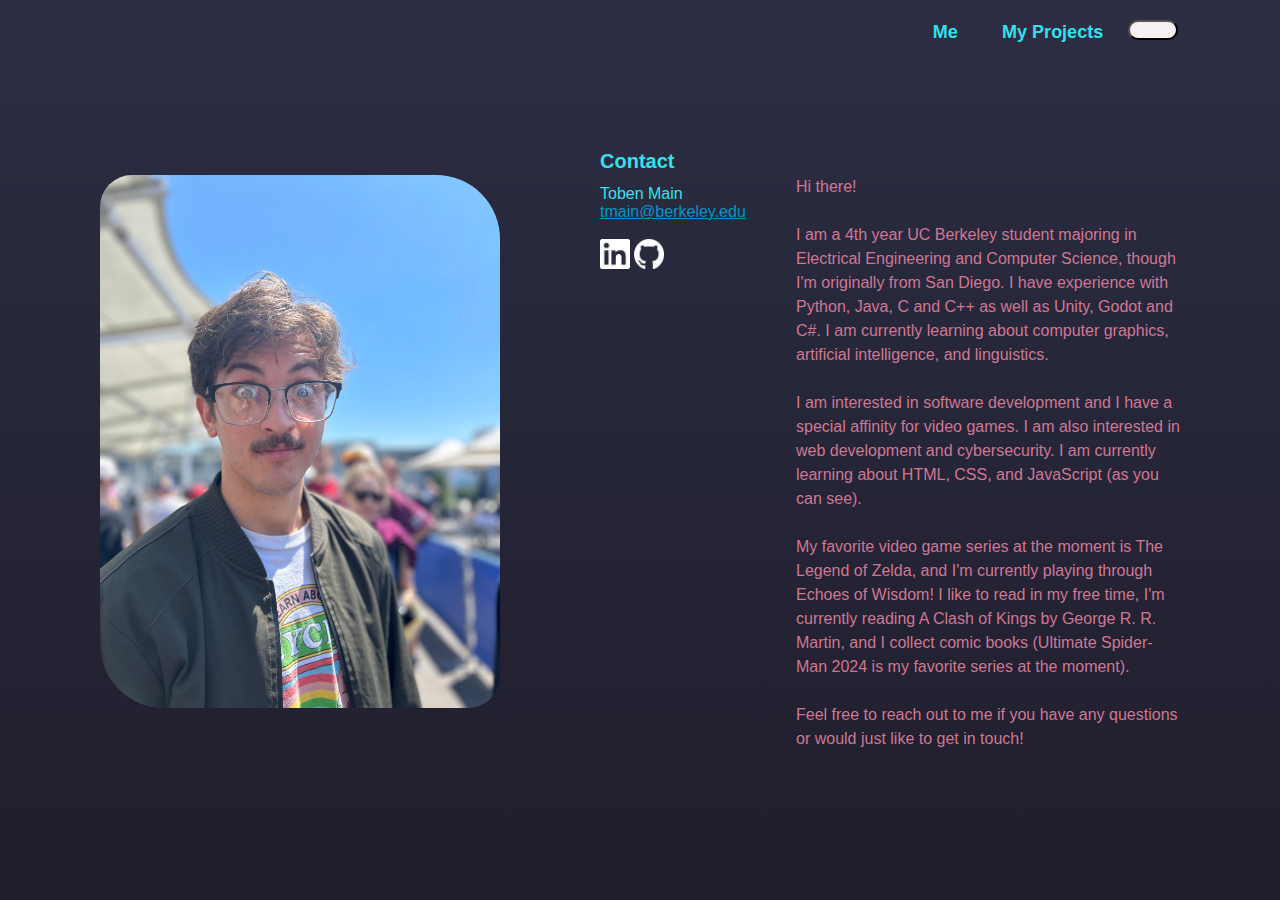
<file: index.html>
<!DOCTYPE html>
<html>
    <meta http-equiv='cache-control' content='no-cache'> 
    <meta http-equiv='expires' content='0'> 
    <meta http-equiv='pragma' content='no-cache'>
    <head>
        <link rel="stylesheet" href="style.css">
    </head>
    <body>
    <div class ="hero">
        <nav>
            <ul>
                <li><a href="index.html">Me</a></li>
                <li><a href="projects.html">My Projects</a></li>
                <script>
                function darkMode() {
                   var body = document.body;
                   body.classList.toggle('light-mode');
                }
                    </script>
                <button class="lmdmButton" onclick="darkMode()"></button>
            </ul>
        </nav>
        <div class="frontPageMe">
            <img src="frontPageMe.jpeg" class="resize">
        </div>
        <p class="header">
            Contact
        </p>
        <p class="contact-body">
            Toben Main <br />
            <a href="mailto:tmain@berkeley.edu", style="color:#0096C7">tmain@berkeley.edu</a> <br> <br>
            <a target="_blank" href="https://www.linkedin.com/in/tobenmain/""><img src="linkedin.webp" width="30" height="30"></a>
            <a target="_blank" href="https://github.com/tmain03/CSProjects"><img src="ghubpng.png" width="30" height="30"></a>
        </p>
        <p class="me-description">
            Hi there! 
            <br> 
            <br>
            I am a 4th year UC Berkeley student majoring in Electrical Engineering and Computer Science, though I'm originally from San Diego. 
            I have experience with Python, Java, C and C++ as well as Unity, Godot and C#. I am currently learning about computer graphics, artificial intelligence, and linguistics. 
            <br><br>
            I am interested in software development and I have a special affinity for video games. 
            I am also interested in web development and cybersecurity. I am currently learning about HTML, CSS, and JavaScript (as you can see).
            <br><br>
            My favorite video game series at the moment is The Legend of Zelda, and I'm currently playing through Echoes of Wisdom!
            I like to read in my free time, I'm currently reading A Clash of Kings by George R. R. Martin, and I collect comic books (Ultimate Spider-Man 2024 is my favorite series at the moment).
            <br><br>
            Feel free to reach out to me if you have any questions or would just like to get in touch!
            
        </p>
    </div>
    </body>
</html>
</file>
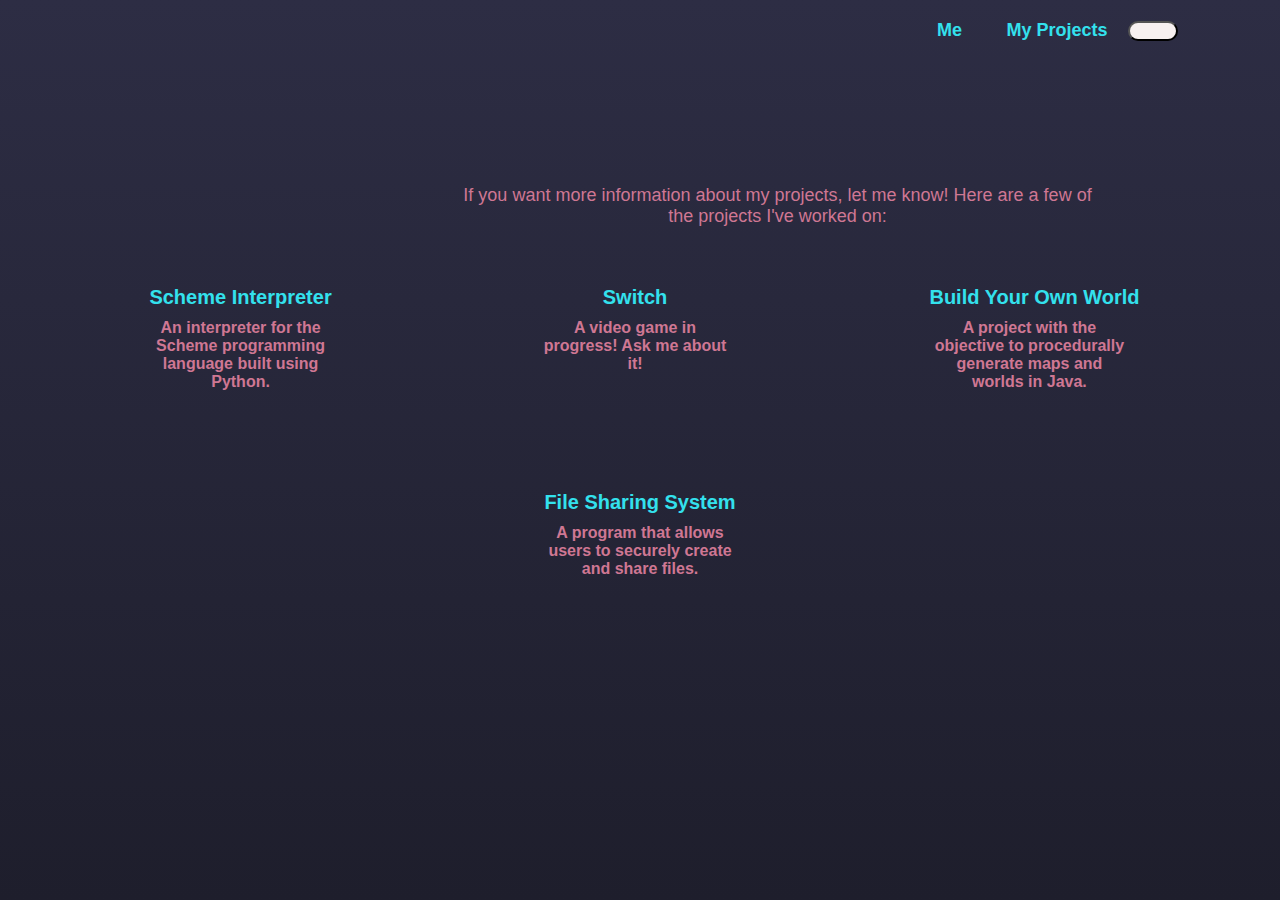
<file: projects.html>
<!DOCTYPE html>
<html>
    <meta http-equiv='cache-control' content='no-cache'> 
    <meta http-equiv='expires' content='0'> 
    <meta http-equiv='pragma' content='no-cache'>
    <head>
        <link rel="stylesheet" href="style.css">
    </head>
    <body>
        <nav>
            <ul>
                <li><a href="index.html">Me</a></li>
                <li><a href="projects.html">My Projects</a></li>
            </ul>
            <script>
                function darkMode() {
                   var body = document.body;
                   body.classList.toggle('light-mode');
                }
                </script>
            <button class="lmdmButton" onclick="darkMode()"></button>
        </nav>
    <p class="text-body">
        If you want more information about my projects, let me know! Here are a few of the projects I've worked on:
    </p>
    <ul class="projects">
        <li>
            <div class="project-title">Scheme Interpreter</div>
            <div class="project-description">An interpreter for the Scheme programming language built using Python.</div>
        </li>
        <li>
            <div class="project-title">Switch</div>
            <div class="project-description">A video game in progress! Ask me about it!</div>
        </li>
        <li>
            <div class="project-title">Build Your Own World</div>
            <div class="project-description">A project with the objective to procedurally generate maps and worlds in Java.</div>
        </li>
        <li>
            <div class="project-title">File Sharing System</div>
            <div class="project-description">A program that allows users to securely create and share files.</div>
        </li>
    </ul>
    </body>
</html>
</file>
<file: style.css>
*{
    margin: 0;
    padding: 0;
    font-family:'Trebuchet MS', 'Lucida Sans Unicode', 'Lucida Grande', 'Lucida Sans', Arial, sans-serif;
    box-sizing: border-box;
}

body {
    background: linear-gradient(to top, #1E1E2C, #2D2D44);
    color: white;
    min-height: 100vh;
    width: 100%;
    color: #fff;
    position: relative;
}


nav{
    background: #edf5e100;
    display: flex;
    align-items: center;
    padding: 20px 8%;
}

nav ul {
    flex: 1;
    text-align: right;
}

nav ul li {
    display: inline-block;
    list-style: none;
    margin: 0 20px;
}

nav ul li a {
    text-decoration: none;
    font-weight: bold;
    font-size: 18px;
    color: #33E1ED;
}

.projects {
    flex: 1;
    text-align: center;
    margin-top: 175px;
}

.projects li {
    display: inline-block;
    list-style: none;
    margin: 50px 95px;
    text-decoration: none;
    font-weight: bold;
    font-size: 18px;
    color: #33E1ED;
    vertical-align: top;
}

.project-title {
    font-size: 20px;
    color: #33E1ED;
}

.project-description {
    font-size: 16px;
    color: #CF7793 !important;
    margin-top: 10px !important;
    max-width: 200px !important;
    text-align: center !important;
    word-wrap: break-word !important; 
}

.frontPageMe {
    position: absolute;
    top: 175px;
    left: 100px;
    width: 25%;
}
.me-description {
    position: absolute;
    color: #CF7793;
    top: 175px; 
    right: 100px;
    width: 30%; 
    text-align: left; 
    line-height: 1.5; 
}

.resize {
    width: 400px;
    height: auto;
    border-radius: 32px 64px;
}

.text-body {
    text-align: center;
    position: absolute;
    top: 10px;
    color: #CF7793;
    margin: 175px;
    margin-left: 450px;
    font-size: 18px;
}
.contact-body {
    text-align: left;
    position: absolute;
    top: 10px;
    color: #33E1ED;
    margin: 175px;
    margin-left: 600px;
}

.header {
    text-align: left;
    position: absolute;
    font-size: 20px;
    top: 150px;
    color: #33E1ED;
    margin-left: 600px;
    font-weight: bold;
}

.lmdmButton {
    background-color: #F7F0F0;
    width: 50px;
    height: 20px;
    border-radius: 20px;
}


.light-mode {
    background: linear-gradient(to top, #F7F0F0, #FFFFFF);
    color: white;
    min-height: 100vh;
    width: 100%;
    color: #fff;
    position: relative;
}

.light-mode nav ul li a {
    text-decoration: none;
    font-weight: bold;
    color: #FA5F1A;
}

.light-mode .projects li {
    display: inline-block;
    list-style: none;
    margin: 225px 95px;
    text-decoration: none;
    font-weight: bold;
    font-size: 18px;
    color: #FA5F1A;
}

.light-mode .lmdmButton {
    background-color: #2D2D44;
    width: 50px;
    height: 20px;
    border-radius: 20px;
}

.light-mode .header {
    text-align: left;
    position: absolute;
    font-size: 20px;
    top: 150px;
    color: #FA5F1A;
    margin-left: 600px;
    font-weight: bold;
}
.light-mode .text-body {
    text-align: center;
    position: absolute;
    top: 10px;
    color: #FA5F1A;
    margin: 175px;
    margin-left: 450px;
    font-size: 18px;
}
.light-mode .contact-body {
    text-align: left;
    position: absolute;
    top: 10px;
    color: #FA5F1A;
    margin: 175px;
    margin-left: 600px;
}
</file>
